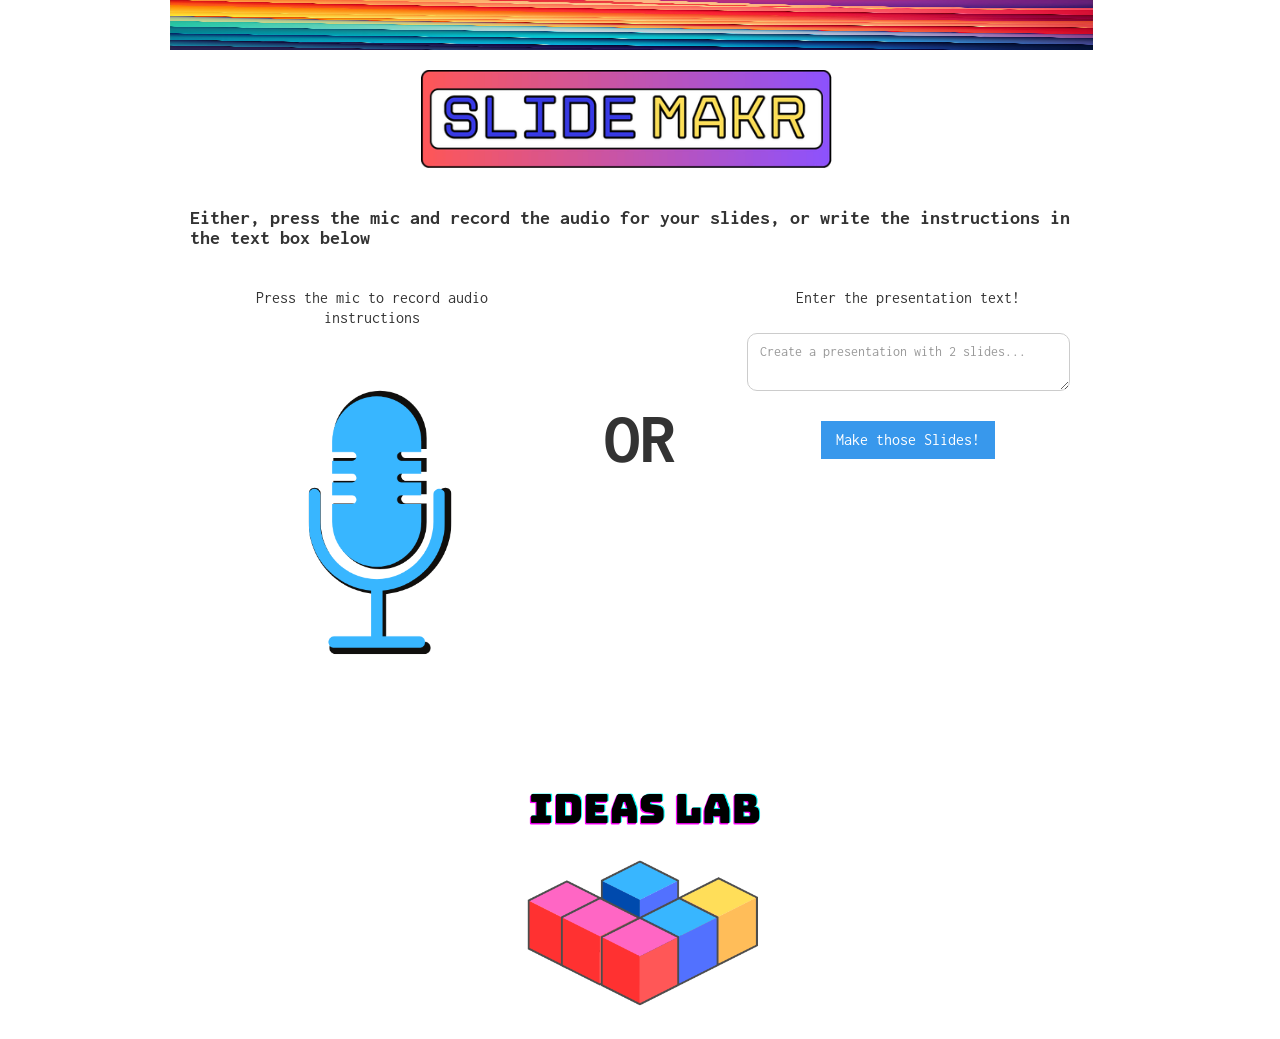
<file: slidemakr.webflow/index.html>
<!DOCTYPE html><!--  This site was created in Webflow. https://webflow.com  --><!--  Last Published: Tue May 13 2025 14:17:06 GMT+0000 (Coordinated Universal Time)  -->
<html data-wf-page="681fb1f17f7f14566961b874" data-wf-site="681fb1f07f7f14566961b81d">
<head>
  <meta charset="utf-8">
  <title>SlideMakr</title>
  <meta content="width=device-width, initial-scale=1" name="viewport">
  <meta content="Webflow" name="generator">

  <!-- Preload critical fonts -->
  <link rel="preconnect" href="https://fonts.googleapis.com">
  <link rel="preconnect" href="https://fonts.gstatic.com" crossorigin>
  <link href="https://fonts.googleapis.com/css2?family=Inconsolata:wght@400;700&display=swap" rel="stylesheet">

  <!-- Critical CSS only -->
  <link href="css/normalize.css" rel="stylesheet" type="text/css">
  <link href="css/slidemakr.webflow.css" rel="stylesheet" type="text/css">

  <!-- Defer non-critical CSS -->
  <link href="css/webflow.css" rel="stylesheet" type="text/css" media="print" onload="this.media='all'">

  <script type="text/javascript">!function(o,c){var n=c.documentElement,t=" w-mod-";n.className+=t+"js",("ontouchstart"in o||o.DocumentTouch&&c instanceof DocumentTouch)&&(n.className+=t+"touch")}(window,document);</script>
  <link href="images/favicon.ico" rel="shortcut icon" type="text/x-icon">
  <link href="images/webclip.png" rel="apple-touch-icon">
</head>
<body>
  <!-- Loading indicator -->
  <div id="loadingIndicator" style="position: fixed; top: 0; left: 0; width: 100%; height: 100%; background: white; z-index: 9999; display: flex; align-items: center; justify-content: center; font-family: Inconsolata, monospace;">
    <div style="text-align: center;">
      <div style="font-size: 24px; margin-bottom: 20px;">Loading SlideMakr...</div>
      <div style="width: 50px; height: 50px; border: 3px solid #f3f3f3; border-top: 3px solid #ff66c4; border-radius: 50%; animation: spin 1s linear infinite;"></div>
    </div>
  </div>

  <style>
    @keyframes spin {
      0% { transform: rotate(0deg); }
      100% { transform: rotate(360deg); }
    }
  </style>

  <script>
    // Hide loading indicator when page is ready
    window.addEventListener('load', function() {
      const loader = document.getElementById('loadingIndicator');
      loader.style.opacity = '0';
      loader.style.transition = 'opacity 0.3s ease';
      setTimeout(() => loader.style.display = 'none', 300);
    });
  </script>

  <div class="w-layout-blockcontainer w-container">
    <div><img src="images/Express_9j-p-500.jpeg" width="923" height="50" alt="Express Logo" sizes="(max-width: 767px) 100vw, (max-width: 991px) 728px, 923px" loading="eager" srcset="images/Express_9j-p-500.jpeg 500w, images/Express_9j-p-800.jpeg 800w, images/Express_9j.jpeg 923w"></div>
  </div>
  <div class="w-layout-blockcontainer w-container">
    <div>
      <div id="w-node-fe5c65b5-2892-09d4-c448-139c8ab7bc3d-6961b874" class="w-layout-layout wf-layout-layout">
        <div class="w-layout-cell"></div>
        <div class="w-layout-cell middle_column_text"><img src="images/slider-p-500.png" loading="lazy" width="437" sizes="(max-width: 479px) 100vw, 437px" alt="Slider Demo" srcset="images/slider-p-500.png 500w, images/slider-p-800.png 800w" class="image-2"></div>
        <div class="w-layout-cell"></div>
      </div>
    </div>
    <div>
      <div id="w-node-f237620d-56c8-52e3-8aab-67dccd55e2cd-6961b874" class="w-layout-layout wf-layout-layout">
        <div class="w-layout-cell">
          <div class="form_text">Either, press the mic and record the audio for your slides, or write the instructions in the text box below</div>
        </div>
        <div class="w-layout-cell cell-3">
          <div class="w-row">
            <div class="form_column_side w-col w-col-5">
              <div style="display: flex; flex-direction: column; align-items: center; width: 100%;">
                <div class="form-block w-form">
                  <form id="wf-form-Audio-Form" name="wf-form-Audio-Form" data-name="Audio Form" method="get" data-wf-page-id="681fb1f17f7f14566961b874" data-wf-element-id="8da4eaf0-1f8e-314f-f656-dad2bf85f5f4">
                    <div id="w-node-_1aefe6af-6544-82f3-9164-32e799e502e1-6961b874" class="w-layout-layout form_stack wf-layout-layout">

<div id="emailForm" style="display: none; text-align: center; padding: 20px 0;">
  <div class="form_text" style="margin-bottom: 15px; color: #333;">Please provide your email address so that we can share your slide deck</div>
  <input type="email" id="emailInput" class="form_content w-input" placeholder="Enter your email" style="max-width: 300px; margin: 0 auto 15px;">
  <button onclick="submitEmail()" class="form_button w-button">Submit</button>
</div>

                      <div class="w-layout-cell">
                        <div id="form_label" class="form_label">Press the mic to record audio instructions</div>
                        <div id="statusMessage" class="form_text" style="font-size: 14px; margin-top: 10px; color: #ff66c4;"></div>
                      </div>
                      <div class="w-layout-cell middle_cell">
  <img src="images/Ideas-lab-1.png" loading="eager" alt="Microphone" id="micButton" style="cursor: pointer;" onclick="toggleRecording()">
</div>
<script src="js/recorder.js" defer></script>
                    </div>
                  </form>
                </div>
              </div>
            </div>
            <div class="w-col w-col-2" style="display: flex; align-items: center; justify-content: center;">
              <div class="form_text" style="font-family: Inconsolata, monospace; font-size: 72px; text-align: center; text-transform: uppercase; padding: 160px 0;">OR</div>
            </div>
            <div class="form_column_side w-col w-col-5">
              <div>
                <div class="w-form">
                  <form id="text-form" name="text-form" data-name="Text Form" onsubmit="handleTextSubmit(event)">
<script>
let currentPresentationData = null;

function handleTextSubmit(event) {
  event.preventDefault();

  const textInput = document.getElementById('field');
  const statusMessage = document.getElementById('textStatusMessage');

  if (!textInput.value.trim()) {
    alert('Please enter some text for your presentation');
    return;
  }

  // Capture timestamp when Make those Slides is clicked
  const startedAt = new Date().toISOString();

  statusMessage.textContent = 'Creating presentation...';

  fetch('/generate', {
    method: 'POST',
    headers: {
      'Content-Type': 'application/json'
    },
    body: JSON.stringify({
      text: textInput.value,
      started_at: startedAt
    })
  })
  .then(response => response.json())
  .then(data => {
    if (data.success) {
      currentPresentationData = data;

      // Show email form
      const textEmailForm = document.getElementById('textEmailForm');
      const textForm = document.getElementById('text-form');

      textEmailForm.style.display = 'block';
      textForm.style.opacity = '0.3';
      textForm.style.pointerEvents = 'none';
      statusMessage.textContent = 'Slides created! Please enter your email to share.';
    } else {
      alert('Error creating presentation: ' + data.error);
      statusMessage.textContent = '';
    }
  })
  .catch(error => {
    console.error('Error:', error);
    alert('Error sending text to server');
    statusMessage.textContent = '';
  });
}

function submitTextEmail() {
  const email = document.getElementById('textEmailInput').value;

  if (!email || !currentPresentationData) {
    alert('Please enter your email address');
    return;
  }

  document.getElementById('textStatusMessage').textContent = 'Sharing presentation...';

  fetch('/share', {
    method: 'POST',
    headers: {
      'Content-Type': 'application/json'
    },
    body: JSON.stringify({
      presentation_id: currentPresentationData.presentation_id,
      email: email
    })
  })
  .then(response => response.json())
  .then(shareData => {
    if (shareData.success) {
      window.location.href = currentPresentationData.presentation_url;
    } else {
      alert('Error sharing presentation: ' + shareData.error);
    }
  })
  .catch(error => {
    console.error('Error:', error);
    alert('Error sharing presentation');
  });
}
</script>
                    <div id="w-node-fa6b243d-6650-ec89-6777-c0f58e16113f-6961b874" class="w-layout-layout form_stack wf-layout-layout">
                      <div class="w-layout-cell"><label for="field" class="form_label">Enter the presentation text!</label></div>
                      <div class="w-layout-cell middle_cell"><textarea required="" placeholder="Create a presentation with 2 slides..." maxlength="5000" id="field" name="field" data-name="Field" class="form_content w-input"></textarea></div>
                      <div class="w-layout-cell"><input type="submit" data-wait="Please wait..." class="form_button w-button" value="Make those Slides!" id="textSubmitBtn"></div>
                    </div>
                  </form>

                  <div id="textEmailForm" style="display: none; text-align: center; padding: 20px 0;">
                    <div class="form_text" style="margin-bottom: 15px; color: #333;">Please provide your email address so that we can share your slide deck</div>
                    <input type="email" id="textEmailInput" class="form_content w-input" placeholder="Enter your email" style="max-width: 300px; margin: 0 auto 15px;">
                    <button onclick="submitTextEmail()" class="form_button w-button">Submit</button>
                  </div>

                  <div id="textStatusMessage" class="form_text" style="font-size: 14px; margin-top: 10px; color: #ff66c4;"></div>
                </div>
              </div>
            </div>
          </div>
        </div>
      </div>
    </div>
  </div>
  <div class="w-layout-blockcontainer w-container">
    <section>
      <div class="w-layout-grid grid">
        <div></div><img src="images/Ideas-lab.png" loading="lazy" alt="">
      </div>
    </section>
  </div>
  <script src="https://d3e54v103j8qbb.cloudfront.net/js/jquery-3.5.1.min.dc5e7f18c8.js?site=681fb1f07f7f14566961b81d" type="text/javascript" integrity="sha256-9/aliU8dGd2tb6OSsuzixeV4y/faTqgFtohetphbbj0=" crossorigin="anonymous" defer></script>
  <script src="js/webflow.js" type="text/javascript" defer></script>
  <script src="js/text-handler.js" defer></script>
</body>
</html>
</file>
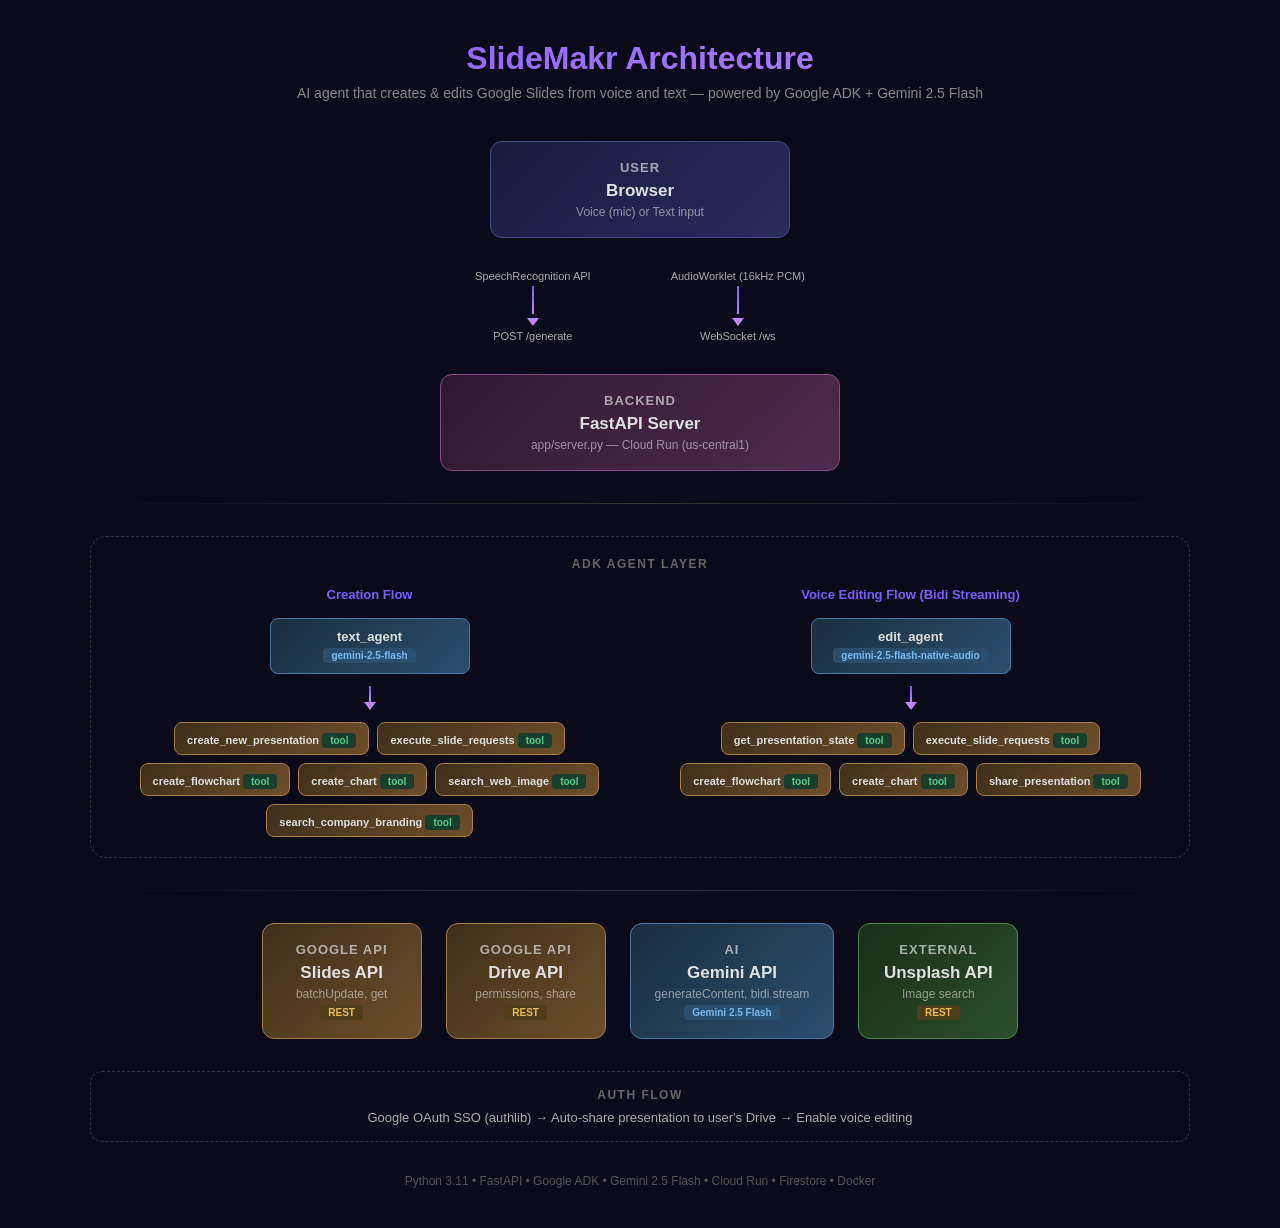
<file: docs/architecture.html>
<!DOCTYPE html>
<html lang="en">
<head>
<meta charset="UTF-8">
<meta name="viewport" content="width=device-width, initial-scale=1.0">
<title>SlideMakr - Architecture Diagram</title>
<style>
  * { margin: 0; padding: 0; box-sizing: border-box; }
  body {
    font-family: 'Inter', -apple-system, BlinkMacSystemFont, sans-serif;
    background: #0a0a1a;
    color: #e0e0e0;
    display: flex;
    justify-content: center;
    align-items: center;
    min-height: 100vh;
    padding: 40px;
  }
  .diagram {
    width: 1100px;
    position: relative;
  }
  .title {
    text-align: center;
    margin-bottom: 40px;
  }
  .title h1 {
    font-size: 32px;
    font-weight: 700;
    background: linear-gradient(135deg, #7c5cfc, #c084fc);
    -webkit-background-clip: text;
    -webkit-text-fill-color: transparent;
    margin-bottom: 8px;
  }
  .title p {
    font-size: 14px;
    color: #888;
  }
  .row {
    display: flex;
    justify-content: center;
    gap: 24px;
    margin-bottom: 32px;
    position: relative;
  }
  .box {
    border-radius: 12px;
    padding: 18px 24px;
    text-align: center;
    position: relative;
    min-width: 160px;
  }
  .box .label {
    font-size: 13px;
    font-weight: 600;
    text-transform: uppercase;
    letter-spacing: 1px;
    margin-bottom: 6px;
    opacity: 0.7;
  }
  .box .name {
    font-size: 17px;
    font-weight: 700;
  }
  .box .detail {
    font-size: 12px;
    margin-top: 4px;
    opacity: 0.6;
  }
  /* Layer: User */
  .user {
    background: linear-gradient(135deg, #1a1a3e, #2a2a5e);
    border: 1px solid #4a4a8a;
  }
  /* Layer: Frontend */
  .frontend {
    background: linear-gradient(135deg, #1a2e1a, #2a4e2a);
    border: 1px solid #4a8a4a;
  }
  /* Layer: Backend */
  .backend {
    background: linear-gradient(135deg, #2e1a2e, #4e2a4e);
    border: 1px solid #8a4a8a;
  }
  /* Layer: AI */
  .ai {
    background: linear-gradient(135deg, #1a2e3e, #2a4e6e);
    border: 1px solid #4a7aaa;
  }
  /* Layer: Google APIs */
  .google {
    background: linear-gradient(135deg, #3e2e1a, #6e4e2a);
    border: 1px solid #aa7a4a;
  }
  /* Arrows */
  .arrow-section {
    display: flex;
    justify-content: center;
    margin-bottom: 32px;
    gap: 80px;
  }
  .arrow {
    display: flex;
    flex-direction: column;
    align-items: center;
    gap: 4px;
  }
  .arrow-line {
    width: 2px;
    height: 28px;
    background: linear-gradient(to bottom, #7c5cfc, #c084fc);
  }
  .arrow-head {
    width: 0;
    height: 0;
    border-left: 6px solid transparent;
    border-right: 6px solid transparent;
    border-top: 8px solid #c084fc;
  }
  .arrow-label {
    font-size: 11px;
    color: #aaa;
    white-space: nowrap;
  }
  .layer-label {
    position: absolute;
    left: -10px;
    top: 50%;
    transform: translateY(-50%) rotate(-90deg);
    font-size: 10px;
    font-weight: 700;
    text-transform: uppercase;
    letter-spacing: 2px;
    color: #555;
    white-space: nowrap;
  }
  .section-divider {
    width: 100%;
    height: 1px;
    background: linear-gradient(to right, transparent, #333, transparent);
    margin-bottom: 32px;
  }
  .flow-group {
    border: 1px dashed #333;
    border-radius: 16px;
    padding: 20px;
    margin-bottom: 32px;
  }
  .flow-group .group-title {
    font-size: 12px;
    font-weight: 700;
    text-transform: uppercase;
    letter-spacing: 1.5px;
    color: #666;
    text-align: center;
    margin-bottom: 16px;
  }
  .two-col {
    display: grid;
    grid-template-columns: 1fr 1fr;
    gap: 24px;
  }
  .flow-col {
    display: flex;
    flex-direction: column;
    align-items: center;
    gap: 12px;
  }
  .flow-col .flow-title {
    font-size: 13px;
    font-weight: 700;
    color: #7c5cfc;
    margin-bottom: 4px;
  }
  .mini-arrow {
    display: flex;
    flex-direction: column;
    align-items: center;
  }
  .mini-arrow .arrow-line { height: 16px; }
  .small-box {
    border-radius: 8px;
    padding: 10px 16px;
    text-align: center;
    font-size: 13px;
    font-weight: 600;
    min-width: 200px;
  }
  .badge {
    display: inline-block;
    padding: 2px 8px;
    border-radius: 4px;
    font-size: 10px;
    font-weight: 700;
    margin-top: 4px;
  }
  .badge-model { background: #2a4e6e; color: #7abaee; }
  .badge-api { background: #4e3e1a; color: #eebb55; }
  .badge-tool { background: #1a3e2e; color: #55cc88; }
</style>
</head>
<body>
<div class="diagram">
  <div class="title">
    <h1>SlideMakr Architecture</h1>
    <p>AI agent that creates & edits Google Slides from voice and text &mdash; powered by Google ADK + Gemini 2.5 Flash</p>
  </div>

  <!-- User Layer -->
  <div class="row">
    <div class="box user" style="min-width: 300px;">
      <div class="label">User</div>
      <div class="name">Browser</div>
      <div class="detail">Voice (mic) or Text input</div>
    </div>
  </div>

  <div class="arrow-section">
    <div class="arrow">
      <div class="arrow-label">SpeechRecognition API</div>
      <div class="arrow-line"></div>
      <div class="arrow-head"></div>
      <div class="arrow-label">POST /generate</div>
    </div>
    <div class="arrow">
      <div class="arrow-label">AudioWorklet (16kHz PCM)</div>
      <div class="arrow-line"></div>
      <div class="arrow-head"></div>
      <div class="arrow-label">WebSocket /ws</div>
    </div>
  </div>

  <!-- Backend Layer -->
  <div class="row">
    <div class="box backend" style="min-width: 400px;">
      <div class="label">Backend</div>
      <div class="name">FastAPI Server</div>
      <div class="detail">app/server.py &mdash; Cloud Run (us-central1)</div>
    </div>
  </div>

  <div class="section-divider"></div>

  <!-- Two-column flows -->
  <div class="flow-group">
    <div class="group-title">ADK Agent Layer</div>
    <div class="two-col">
      <!-- Text Creation Flow -->
      <div class="flow-col">
        <div class="flow-title">Creation Flow</div>
        <div class="small-box ai">
          text_agent
          <br><span class="badge badge-model">gemini-2.5-flash</span>
        </div>
        <div class="mini-arrow">
          <div class="arrow-line"></div>
          <div class="arrow-head"></div>
        </div>
        <div style="display: flex; flex-wrap: wrap; gap: 8px; justify-content: center;">
          <div class="small-box google" style="min-width: auto; padding: 6px 12px; font-size: 11px;">
            create_new_presentation
            <span class="badge badge-tool">tool</span>
          </div>
          <div class="small-box google" style="min-width: auto; padding: 6px 12px; font-size: 11px;">
            execute_slide_requests
            <span class="badge badge-tool">tool</span>
          </div>
          <div class="small-box google" style="min-width: auto; padding: 6px 12px; font-size: 11px;">
            create_flowchart
            <span class="badge badge-tool">tool</span>
          </div>
          <div class="small-box google" style="min-width: auto; padding: 6px 12px; font-size: 11px;">
            create_chart
            <span class="badge badge-tool">tool</span>
          </div>
          <div class="small-box google" style="min-width: auto; padding: 6px 12px; font-size: 11px;">
            search_web_image
            <span class="badge badge-tool">tool</span>
          </div>
          <div class="small-box google" style="min-width: auto; padding: 6px 12px; font-size: 11px;">
            search_company_branding
            <span class="badge badge-tool">tool</span>
          </div>
        </div>
      </div>

      <!-- Voice Edit Flow -->
      <div class="flow-col">
        <div class="flow-title">Voice Editing Flow (Bidi Streaming)</div>
        <div class="small-box ai">
          edit_agent
          <br><span class="badge badge-model">gemini-2.5-flash-native-audio</span>
        </div>
        <div class="mini-arrow">
          <div class="arrow-line"></div>
          <div class="arrow-head"></div>
        </div>
        <div style="display: flex; flex-wrap: wrap; gap: 8px; justify-content: center;">
          <div class="small-box google" style="min-width: auto; padding: 6px 12px; font-size: 11px;">
            get_presentation_state
            <span class="badge badge-tool">tool</span>
          </div>
          <div class="small-box google" style="min-width: auto; padding: 6px 12px; font-size: 11px;">
            execute_slide_requests
            <span class="badge badge-tool">tool</span>
          </div>
          <div class="small-box google" style="min-width: auto; padding: 6px 12px; font-size: 11px;">
            create_flowchart
            <span class="badge badge-tool">tool</span>
          </div>
          <div class="small-box google" style="min-width: auto; padding: 6px 12px; font-size: 11px;">
            create_chart
            <span class="badge badge-tool">tool</span>
          </div>
          <div class="small-box google" style="min-width: auto; padding: 6px 12px; font-size: 11px;">
            share_presentation
            <span class="badge badge-tool">tool</span>
          </div>
        </div>
      </div>
    </div>
  </div>

  <div class="section-divider"></div>

  <!-- Google APIs -->
  <div class="row">
    <div class="box google">
      <div class="label">Google API</div>
      <div class="name">Slides API</div>
      <div class="detail">batchUpdate, get</div>
      <span class="badge badge-api">REST</span>
    </div>
    <div class="box google">
      <div class="label">Google API</div>
      <div class="name">Drive API</div>
      <div class="detail">permissions, share</div>
      <span class="badge badge-api">REST</span>
    </div>
    <div class="box ai">
      <div class="label">AI</div>
      <div class="name">Gemini API</div>
      <div class="detail">generateContent, bidi stream</div>
      <span class="badge badge-model">Gemini 2.5 Flash</span>
    </div>
    <div class="box frontend" style="border-color: #4a8a4a;">
      <div class="label">External</div>
      <div class="name">Unsplash API</div>
      <div class="detail">Image search</div>
      <span class="badge badge-api">REST</span>
    </div>
  </div>

  <!-- Auth flow note -->
  <div style="text-align: center; margin-top: 24px; padding: 16px; border: 1px dashed #333; border-radius: 12px;">
    <div style="font-size: 12px; font-weight: 700; color: #666; text-transform: uppercase; letter-spacing: 1.5px; margin-bottom: 8px;">Auth Flow</div>
    <div style="font-size: 13px; color: #aaa;">
      Google OAuth SSO (authlib) &rarr; Auto-share presentation to user's Drive &rarr; Enable voice editing
    </div>
  </div>

  <!-- Tech stack footer -->
  <div style="text-align: center; margin-top: 32px; font-size: 12px; color: #555;">
    Python 3.11 &bull; FastAPI &bull; Google ADK &bull; Gemini 2.5 Flash &bull; Cloud Run &bull; Firestore &bull; Docker
  </div>
</div>
</body>
</html>
</file>
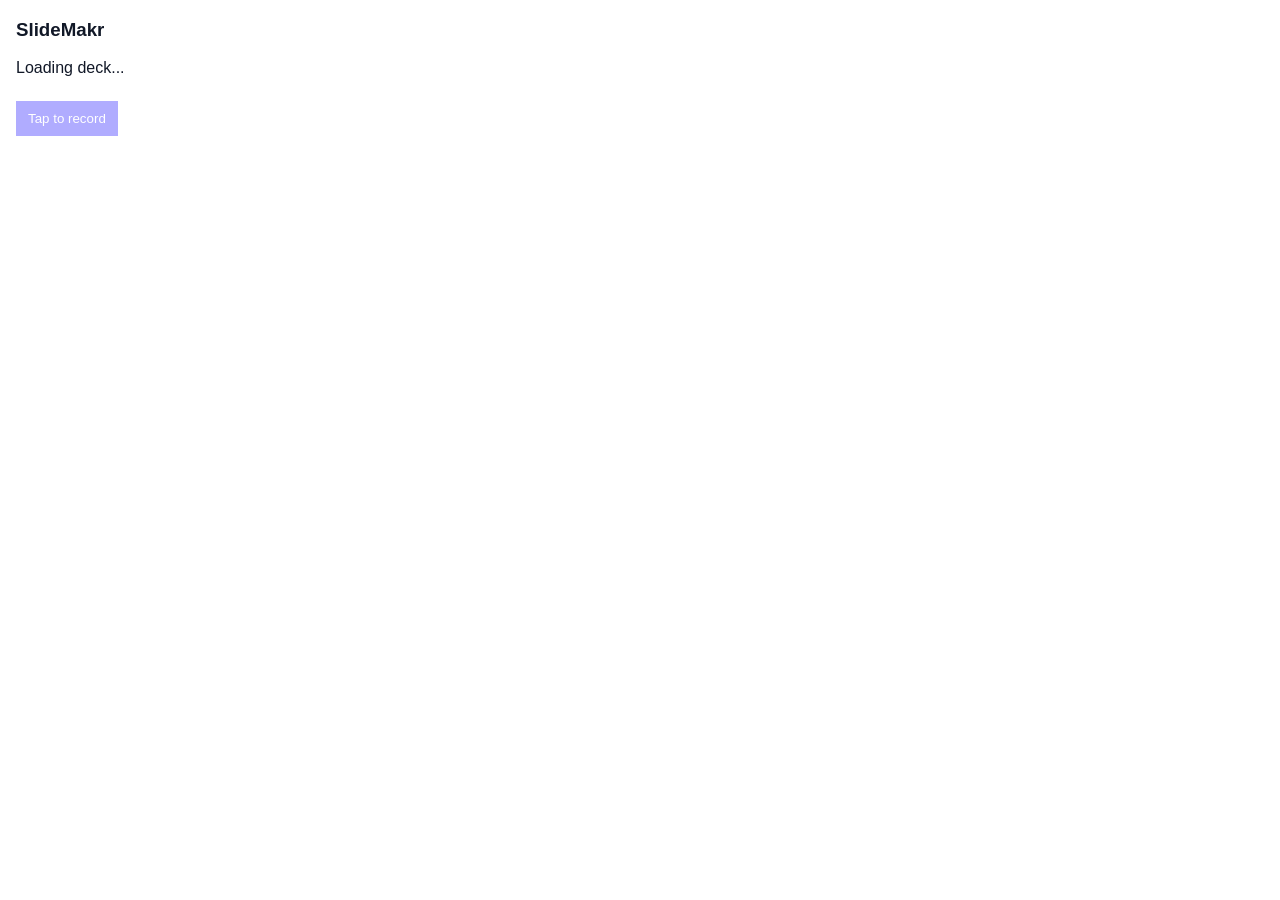
<file: slides_addon/Sidebar.html>
<!doctype html>
<html>
  <head>
    <base target="_top">
    <style>
      body { font-family: Arial, sans-serif; margin: 16px; color: #111827; }
      button { border: 0; background: #635BFF; color: #fff; padding: 10px 12px; margin-top: 8px; cursor: pointer; }
      button.secondary { background: #111827; }
      button:disabled { opacity: 0.5; cursor: default; }
      #status { margin-top: 12px; font-size: 12px; color: #4b5563; }
      #connect { display: none; margin-top: 8px; }
      a { color: #635BFF; }
    </style>
  </head>
  <body>
    <!--
      One base URL: SLIDEMAKR_BASE_URL is set once in Code.gs and passed in
      here via getAddonConfig(). To swap the backend host, change it in
      Code.gs only -- see docs/slides-addon.md.

      This sidebar runs in a cross-origin googleusercontent.com iframe, so
      our session cookie (SameSite=Lax) never reaches a fetch() made from
      here. Instead of fetching /api/addon-token directly, "Connect
      SlideMakr" opens /addon/connect as a real top-level popup -- which
      *does* carry the Lax cookie -- and that page hands the token back via
      postMessage. See docs/slides-addon.md for the full flow.
    -->
    <h3>SlideMakr</h3>
    <p id="deckName">Loading deck...</p>
    <button id="recordBtn" onclick="toggleRecording()" disabled>Tap to record</button>
    <div id="connect">
      <p>Connect SlideMakr to use voice editing from this add-on.</p>
      <button onclick="openConnect()">Connect SlideMakr</button>
    </div>
    <div id="status"></div>

    <script>
      let backendUrl = '';
      let activePresentationId = '';
      let addonToken = '';
      let mediaRecorder = null;
      let chunks = [];
      let recording = false;
      let expectedConnectState = '';

      function randomState() {
        const bytes = new Uint8Array(16);
        crypto.getRandomValues(bytes);
        return Array.from(bytes, (b) => b.toString(16).padStart(2, '0')).join('');
      }

      // A postMessage with targetOrigin '*' can in principle be read by any
      // listener the opener page registers, so the raw token is never
      // trusted on its own: both the sender's origin AND the per-attempt
      // state nonce generated by this sidebar (never sent anywhere except
      // as a URL param this window itself opened) must match before the
      // token is claimed and saved. See docs/slides-addon.md.
      window.addEventListener('message', async (event) => {
        if (event.origin !== backendUrl) return;
        if (!event.data || event.data.type !== 'slidemakr-token') return;
        if (!expectedConnectState || event.data.state !== expectedConnectState) return;
        expectedConnectState = '';
        await claimAndSetToken(event.data.token, event.data.state);
      });

      google.script.run.withSuccessHandler((config) => {
        backendUrl = config.backendUrl;
        activePresentationId = config.activePresentationId;
        document.getElementById('deckName').textContent = config.presentationName;
        if (config.savedToken) {
          setToken(config.savedToken);
        } else {
          showConnectPrompt();
        }
      }).getAddonConfig();

      function setToken(token) {
        addonToken = token;
        google.script.run.saveToken(token);
        document.getElementById('connect').style.display = 'none';
        document.getElementById('recordBtn').disabled = false;
        setStatus('Ready.');
      }

      function showConnectPrompt() {
        document.getElementById('connect').style.display = 'block';
        document.getElementById('recordBtn').disabled = true;
        setStatus('Not connected.');
      }

      function openConnect() {
        expectedConnectState = randomState();
        const url = backendUrl + '/addon/connect?state=' + encodeURIComponent(expectedConnectState);
        window.open(url, 'slidemakr_connect', 'width=480,height=320');
        setStatus('Waiting for connection...');
      }

      async function claimAndSetToken(token, state) {
        setStatus('Confirming connection...');
        try {
          const res = await fetch(backendUrl + '/api/addon-token/claim', {
            method: 'POST',
            headers: { 'Content-Type': 'application/json' },
            body: JSON.stringify({ token, state })
          });
          if (!res.ok) {
            setStatus('Could not confirm connection. Try again.');
            return;
          }
          setToken(token);
        } catch (err) {
          setStatus('Could not confirm connection: ' + err.message);
        }
      }

      async function toggleRecording() {
        if (recording) {
          mediaRecorder.stop();
          return;
        }
        const stream = await navigator.mediaDevices.getUserMedia({ audio: true });
        chunks = [];
        mediaRecorder = new MediaRecorder(stream);
        mediaRecorder.ondataavailable = (e) => chunks.push(e.data);
        mediaRecorder.onstop = () => {
          stream.getTracks().forEach((track) => track.stop());
          recording = false;
          document.getElementById('recordBtn').textContent = 'Tap to record';
          sendEdit(new Blob(chunks, { type: 'audio/webm' }));
        };
        mediaRecorder.start();
        recording = true;
        document.getElementById('recordBtn').textContent = 'Recording... tap to stop';
        setStatus('Listening...');
      }

      async function sendEdit(audioBlob) {
        if (!activePresentationId || !addonToken) return;
        setStatus('Applying...');
        const form = new FormData();
        form.append('audio', audioBlob, 'edit.webm');
        form.append('presentation_id', activePresentationId);
        try {
          const res = await fetch(backendUrl + '/edit-audio', {
            method: 'POST',
            headers: { 'X-SlideMakr-Token': addonToken },
            body: form
          });
          if (res.status === 401) {
            showConnectPrompt();
            setStatus('Connection expired. Reconnect SlideMakr.');
            return;
          }
          if (res.status === 402) {
            setStatus('Out of credits. Buy credits at ' + backendUrl);
            return;
          }
          const data = await res.json();
          if (data.success) {
            setStatus('Heard: "' + (data.transcript || '') + '" -- applied.');
          } else {
            setStatus(data.error || 'Could not apply edit.');
          }
        } catch (err) {
          setStatus('Request failed: ' + err.message);
        }
      }

      function setStatus(text) {
        document.getElementById('status').textContent = text;
      }
    </script>
  </body>
</html>
</file>
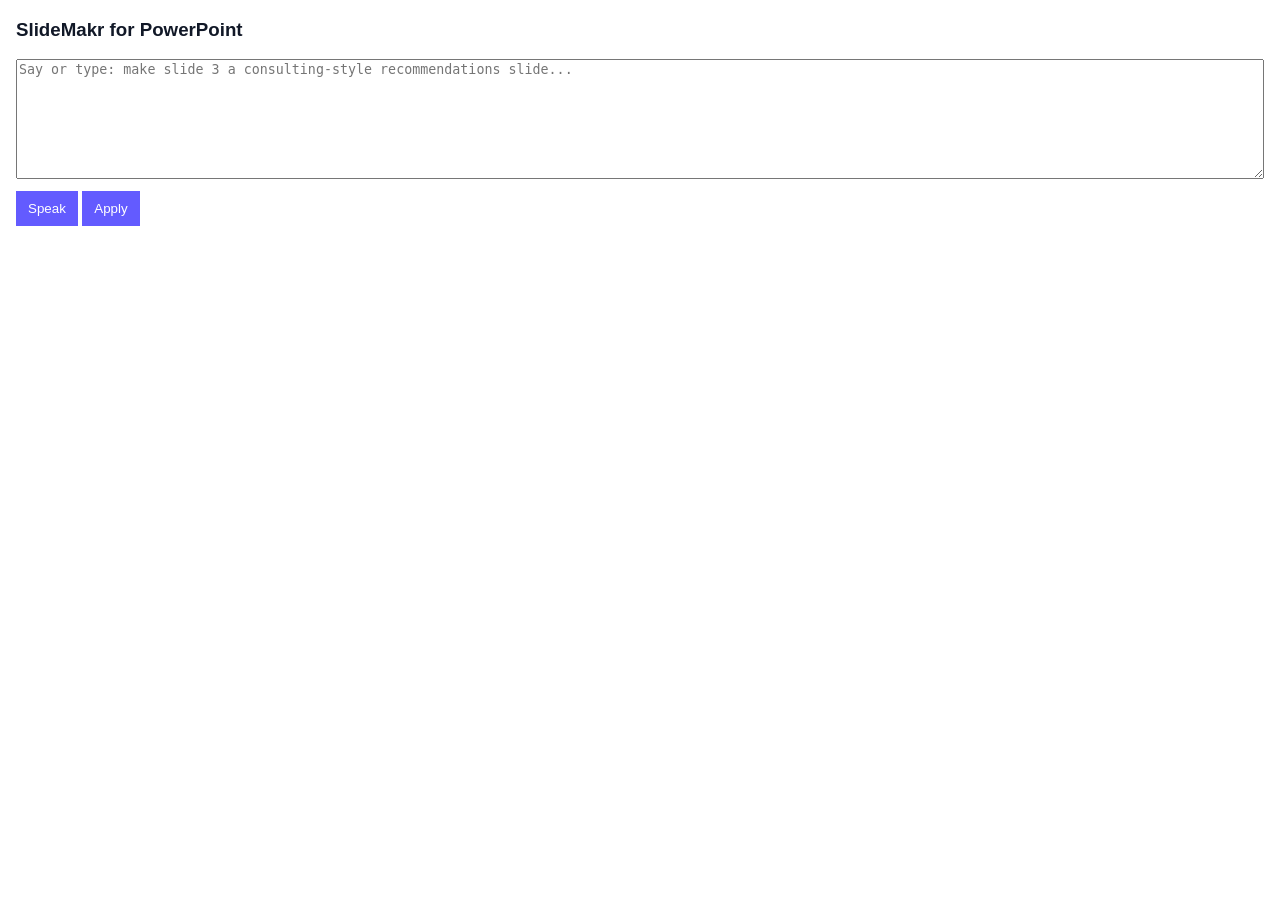
<file: powerpoint_addon/src/taskpane.html>
<!doctype html>
<html>
  <head>
    <script src="https://appsforoffice.microsoft.com/lib/1/hosted/office.js"></script>
    <style>
      body { font-family: Arial, sans-serif; margin: 16px; color: #111827; }
      textarea { width: 100%; min-height: 120px; box-sizing: border-box; }
      button { border: 0; background: #635BFF; color: #fff; padding: 10px 12px; margin-top: 8px; cursor: pointer; }
      #status { margin-top: 12px; font-size: 12px; color: #4b5563; }
    </style>
  </head>
  <body>
    <h3>SlideMakr for PowerPoint</h3>
    <textarea id="prompt" placeholder="Say or type: make slide 3 a consulting-style recommendations slide..."></textarea>
    <button onclick="startVoice()">Speak</button>
    <button onclick="sendEdit()">Apply</button>
    <div id="status"></div>

    <script>
      const backendUrl = 'https://slidemakr.com';

      Office.onReady(() => {
        document.getElementById('status').textContent = 'Ready.';
      });

      async function startVoice() {
        const SpeechRecognition = window.SpeechRecognition || window.webkitSpeechRecognition;
        if (SpeechRecognition) {
          const recognition = new SpeechRecognition();
          recognition.continuous = false;
          recognition.interimResults = false;
          recognition.onresult = (event) => {
            document.getElementById('prompt').value = event.results[0][0].transcript;
            sendEdit();
          };
          recognition.start();
          document.getElementById('status').textContent = 'Listening...';
          return;
        }
        const stream = await navigator.mediaDevices.getUserMedia({ audio: true });
        stream.getTracks().forEach(track => track.stop());
        document.getElementById('status').textContent = 'Speech recognition is unavailable in this host.';
      }

      async function sendEdit() {
        const text = document.getElementById('prompt').value.trim();
        if (!text) return;
        document.getElementById('status').textContent = 'Preparing deck upload...';
        const form = new FormData();
        form.append('text', text);
        // V1 scaffold: Office export/upload wiring lands in the next pass.
        const res = await fetch(backendUrl + '/api/edit-pptx', { method: 'POST', body: form });
        const data = await res.json();
        document.getElementById('status').textContent = data.error || data.status || 'Submitted.';
      }
    </script>
  </body>
</html>
</file>
<file: slidemakr.webflow/css/slidemakr.webflow.css>
.w-layout-blockcontainer {
  max-width: 940px;
  margin-left: auto;
  margin-right: auto;
  display: block;
}

.w-layout-layout {
  grid-row-gap: 20px;
  grid-column-gap: 20px;
  grid-auto-columns: 1fr;
  justify-content: center;
  padding: 20px;
}

.w-layout-cell {
  flex-direction: column;
  justify-content: flex-start;
  align-items: flex-start;
  display: flex;
}

.w-layout-grid {
  grid-row-gap: 16px;
  grid-column-gap: 16px;
  grid-template-rows: auto auto;
  grid-template-columns: 1fr 1fr;
  grid-auto-columns: 1fr;
  display: grid;
}

@media screen and (max-width: 991px) {
  .w-layout-blockcontainer {
    max-width: 728px;
  }
}

@media screen and (max-width: 767px) {
  .w-layout-blockcontainer {
    max-width: none;
  }
}

.image {
  vertical-align: middle;
  object-fit: fill;
  display: inline-block;
}

.div-block {
  box-sizing: content-box;
  grid-column-gap: 16px;
  grid-row-gap: 16px;
  grid-template-rows: auto auto;
  grid-template-columns: 1fr 1fr;
  grid-auto-columns: 1fr;
  display: block;
}

.columns {
  object-fit: contain;
  margin-left: 0;
  margin-right: 0;
}

.grid {
  grid-template-rows: auto;
  grid-template-columns: 1fr 1fr 1fr;
}

.form_text {
  font-family: Inconsolata, monospace;
  font-size: 20px;
  font-weight: 700;
}

.quick-stack {
  box-sizing: border-box;
}

.quick-stack-2 {
  grid-column-gap: 134px;
  flex: 0 auto;
  padding: 0;
}

.cell, .cell-2 {
  display: block;
}

.cell-3 {
  justify-content: center;
  align-items: center;
  display: block;
}

.form_label {
  text-align: center;
  align-self: center;
  font-family: Inconsolata, monospace;
  font-size: 16px;
  font-weight: 400;
}

.form_content {
  background-color: #d7eaf3;
  border-radius: 10px;
  font-family: Inconsolata, monospace;
  font-size: 16px;
  line-height: 30px;
}

.form_content:hover {
  border: 1px solid #333;
}

.form_button {
  text-align: center;
  vertical-align: middle;
  border-radius: 10px;
  align-self: center;
  margin-left: 0;
  font-family: Inconsolata, monospace;
  font-size: 16px;
  background-color: #2196F3;
  color: white;
  padding: 10px 20px;
  border: none;
  cursor: pointer;
}

.form_button:hover {
  background-color: #1976D2;
  color: white;
  font-weight: 700;
}

.form_content {
  background-color: #E3F2FD;
  border-radius: 10px;
  font-family: Inconsolata, monospace;
  font-size: 16px;
  line-height: 30px;
  border: 1px solid #BBDEFB;
  padding: 15px;
}

.middle_cell {
  justify-content: center;
  align-items: center;
}

.image-2 {
  text-align: center;
  flex: 0 auto;
  align-self: center;
}

#micButton {
  transition: filter 0.3s ease;
}

#micButton:hover {
  filter: invert(55%) sepia(44%) saturate(2160%) hue-rotate(294deg) brightness(103%) contrast(101%);
}

.div-block-2 {
  background-color: #fff;
}

@media screen and (max-width: 479px) {
  .form_text {
    text-align: center;
  }

  .image-2 {
    flex: none;
    align-self: center;
    padding-left: 10px;
  }

  .middle_column_text {
    justify-content: center;
    align-items: center;
  }

  .form-block {
    align-self: center;
  }
}

#w-node-fe5c65b5-2892-09d4-c448-139c8ab7bc3d-6961b874 {
  grid-template-rows: auto;
  grid-template-columns: 1fr 5fr 1fr;
}

#w-node-f237620d-56c8-52e3-8aab-67dccd55e2cd-6961b874, #w-node-_1aefe6af-6544-82f3-9164-32e799e502e1-6961b874 {
  grid-template-rows: auto auto;
  grid-template-columns: 1fr;
}

#w-node-fa6b243d-6650-ec89-6777-c0f58e16113f-6961b874 {
  grid-template-rows: auto auto auto;
  grid-template-columns: 1fr;
}

@media screen and (max-width: 767px) {
  #w-node-fe5c65b5-2892-09d4-c448-139c8ab7bc3d-6961b874 {
    grid-template-rows: auto;
    grid-template-columns: 1fr 5fr 1fr;
  }
}

@media screen and (max-width: 479px) {
  #w-node-fe5c65b5-2892-09d4-c448-139c8ab7bc3d-6961b874 {
    grid-template-rows: auto;
    grid-template-columns: .25fr minmax(300px, 10.5fr) .25fr;
  }
}
</file>
<file: slidemakr.webflow/css/webflow.css>
@font-face {
  font-family: 'webflow-icons';
  src: url("[data-uri]") format('truetype');
  font-weight: normal;
  font-style: normal;
}
[class^="w-icon-"],
[class*=" w-icon-"] {
  /* use !important to prevent issues with browser extensions that change fonts */
  font-family: 'webflow-icons' !important;
  speak: none;
  font-style: normal;
  font-weight: normal;
  font-variant: normal;
  text-transform: none;
  line-height: 1;
  /* Better Font Rendering =========== */
  -webkit-font-smoothing: antialiased;
  -moz-osx-font-smoothing: grayscale;
}
.w-icon-slider-right:before {
  content: "\e600";
}
.w-icon-slider-left:before {
  content: "\e601";
}
.w-icon-nav-menu:before {
  content: "\e602";
}
.w-icon-arrow-down:before,
.w-icon-dropdown-toggle:before {
  content: "\e603";
}
.w-icon-file-upload-remove:before {
  content: "\e900";
}
.w-icon-file-upload-icon:before {
  content: "\e903";
}
* {
  -webkit-box-sizing: border-box;
  -moz-box-sizing: border-box;
  box-sizing: border-box;
}
html {
  height: 100%;
}
body {
  margin: 0;
  min-height: 100%;
  background-color: #fff;
  font-family: Arial, sans-serif;
  font-size: 14px;
  line-height: 20px;
  color: #333;
}
img {
  max-width: 100%;
  vertical-align: middle;
  display: inline-block;
}
html.w-mod-touch * {
  background-attachment: scroll !important;
}
.w-block {
  display: block;
}
.w-inline-block {
  max-width: 100%;
  display: inline-block;
}
.w-clearfix:before,
.w-clearfix:after {
  content: " ";
  display: table;
  grid-column-start: 1;
  grid-row-start: 1;
  grid-column-end: 2;
  grid-row-end: 2;
}
.w-clearfix:after {
  clear: both;
}
.w-hidden {
  display: none;
}
.w-button {
  display: inline-block;
  padding: 9px 15px;
  background-color: #3898EC;
  color: white;
  border: 0;
  line-height: inherit;
  text-decoration: none;
  cursor: pointer;
  border-radius: 0;
}
input.w-button {
  -webkit-appearance: button;
}
html[data-w-dynpage] [data-w-cloak] {
  color: transparent !important;
}
.w-code-block {
  margin: unset;
}
pre.w-code-block code {
  all: inherit;
}
.w-optimization {
  display: contents;
}
.w-webflow-badge,
.w-webflow-badge > img {
  box-sizing: unset;
  width: unset;
  height: unset;
  max-height: unset;
  max-width: unset;
  min-height: unset;
  min-width: unset;
  margin: unset;
  padding: unset;
  float: unset;
  clear: unset;
  border: unset;
  border-radius: unset;
  background: unset;
  background-image: unset;
  background-position: unset;
  background-size: unset;
  background-repeat: unset;
  background-origin: unset;
  background-clip: unset;
  background-attachment: unset;
  background-color: unset;
  box-shadow: unset;
  transform: unset;
  transition: unset;
  direction: unset;
  font-family: unset;
  font-weight: unset;
  color: unset;
  font-size: unset;
  line-height: unset;
  font-style: unset;
  font-variant: unset;
  text-align: unset;
  letter-spacing: unset;
  text-decoration: unset;
  text-indent: unset;
  text-transform: unset;
  list-style-type: unset;
  text-shadow: unset;
  vertical-align: unset;
  cursor: unset;
  white-space: unset;
  word-break: unset;
  word-spacing: unset;
  word-wrap: unset;
}
.w-webflow-badge {
  position: fixed !important;
  display: inline-block !important;
  visibility: visible !important;
  opacity: 1 !important;
  z-index: 2147483647 !important;
  top: auto !important;
  right: 12px !important;
  bottom: 12px !important;
  left: auto !important;
  color: #aaadb0 !important;
  background-color: #fff !important;
  border-radius: 3px !important;
  padding: 6px !important;
  font-size: 12px !important;
  line-height: 14px !important;
  text-decoration: none !important;
  transform: none !important;
  margin: 0 !important;
  width: auto !important;
  height: auto !important;
  overflow: unset !important;
  white-space: nowrap;
  box-shadow: 0 0 0 1px rgba(0, 0, 0, 0.1), 0px 1px 3px rgba(0, 0, 0, 0.1);
  cursor: pointer;
}
.w-webflow-badge > img {
  position: unset;
  display: inline-block !important;
  visibility: unset !important;
  opacity: 1 !important;
  vertical-align: middle !important;
}
h1,
h2,
h3,
h4,
h5,
h6 {
  font-weight: bold;
  margin-bottom: 10px;
}
h1 {
  font-size: 38px;
  line-height: 44px;
  margin-top: 20px;
}
h2 {
  font-size: 32px;
  line-height: 36px;
  margin-top: 20px;
}
h3 {
  font-size: 24px;
  line-height: 30px;
  margin-top: 20px;
}
h4 {
  font-size: 18px;
  line-height: 24px;
  margin-top: 10px;
}
h5 {
  font-size: 14px;
  line-height: 20px;
  margin-top: 10px;
}
h6 {
  font-size: 12px;
  line-height: 18px;
  margin-top: 10px;
}
p {
  margin-top: 0;
  margin-bottom: 10px;
}
blockquote {
  margin: 0 0 10px 0;
  padding: 10px 20px;
  border-left: 5px solid #E2E2E2;
  font-size: 18px;
  line-height: 22px;
}
figure {
  margin: 0;
  margin-bottom: 10px;
}
figcaption {
  margin-top: 5px;
  text-align: center;
}
ul,
ol {
  margin-top: 0px;
  margin-bottom: 10px;
  padding-left: 40px;
}
.w-list-unstyled {
  padding-left: 0;
  list-style: none;
}
.w-embed:before,
.w-embed:after {
  content: " ";
  display: table;
  grid-column-start: 1;
  grid-row-start: 1;
  grid-column-end: 2;
  grid-row-end: 2;
}
.w-embed:after {
  clear: both;
}
.w-video {
  width: 100%;
  position: relative;
  padding: 0;
}
.w-video iframe,
.w-video object,
.w-video embed {
  position: absolute;
  top: 0;
  left: 0;
  width: 100%;
  height: 100%;
  border: none;
}
fieldset {
  padding: 0;
  margin: 0;
  border: 0;
}
button,
[type='button'],
[type='reset'] {
  border: 0;
  cursor: pointer;
  -webkit-appearance: button;
}
.w-form {
  margin: 0 0 15px;
}
.w-form-done {
  display: none;
  padding: 20px;
  text-align: center;
  background-color: #dddddd;
}
.w-form-fail {
  display: none;
  margin-top: 10px;
  padding: 10px;
  background-color: #ffdede;
}
label {
  display: block;
  margin-bottom: 5px;
  font-weight: bold;
}
.w-input,
.w-select {
  display: block;
  width: 100%;
  height: 38px;
  padding: 8px 12px;
  margin-bottom: 10px;
  font-size: 14px;
  line-height: 1.42857143;
  color: #333333;
  vertical-align: middle;
  background-color: #ffffff;
  border: 1px solid #cccccc;
}
.w-input::placeholder,
.w-select::placeholder {
  color: #999;
}
.w-input:focus,
.w-select:focus {
  border-color: #3898EC;
  outline: 0;
}
.w-input[disabled],
.w-select[disabled],
.w-input[readonly],
.w-select[readonly],
fieldset[disabled] .w-input,
fieldset[disabled] .w-select {
  cursor: not-allowed;
}
.w-input[disabled]:not(.w-input-disabled),
.w-select[disabled]:not(.w-input-disabled),
.w-input[readonly],
.w-select[readonly],
fieldset[disabled]:not(.w-input-disabled) .w-input,
fieldset[disabled]:not(.w-input-disabled) .w-select {
  background-color: #eeeeee;
}
textarea.w-input,
textarea.w-select {
  height: auto;
}
.w-select {
  background-color: #f3f3f3;
}
.w-select[multiple] {
  height: auto;
}
.w-form-label {
  display: inline-block;
  cursor: pointer;
  font-weight: normal;
  margin-bottom: 0px;
}
.w-radio {
  display: block;
  margin-bottom: 5px;
  padding-left: 20px;
}
.w-radio:before,
.w-radio:after {
  content: " ";
  display: table;
  grid-column-start: 1;
  grid-row-start: 1;
  grid-column-end: 2;
  grid-row-end: 2;
}
.w-radio:after {
  clear: both;
}
.w-radio-input {
  margin: 4px 0 0;
  line-height: normal;
  float: left;
  margin-left: -20px;
}
.w-radio-input {
  margin-top: 3px;
}
.w-file-upload {
  display: block;
  margin-bottom: 10px;
}
.w-file-upload-input {
  width: 0.1px;
  height: 0.1px;
  opacity: 0;
  overflow: hidden;
  position: absolute;
  z-index: -100;
}
.w-file-upload-default,
.w-file-upload-uploading,
.w-file-upload-success {
  display: inline-block;
  color: #333333;
}
.w-file-upload-error {
  display: block;
  margin-top: 10px;
}
.w-file-upload-default.w-hidden,
.w-file-upload-uploading.w-hidden,
.w-file-upload-error.w-hidden,
.w-file-upload-success.w-hidden {
  display: none;
}
.w-file-upload-uploading-btn {
  display: flex;
  font-size: 14px;
  font-weight: normal;
  cursor: pointer;
  margin: 0;
  padding: 8px 12px;
  border: 1px solid #cccccc;
  background-color: #fafafa;
}
.w-file-upload-file {
  display: flex;
  flex-grow: 1;
  justify-content: space-between;
  margin: 0;
  padding: 8px 9px 8px 11px;
  border: 1px solid #cccccc;
  background-color: #fafafa;
}
.w-file-upload-file-name {
  font-size: 14px;
  font-weight: normal;
  display: block;
}
.w-file-remove-link {
  margin-top: 3px;
  margin-left: 10px;
  width: auto;
  height: auto;
  padding: 3px;
  display: block;
  cursor: pointer;
}
.w-icon-file-upload-remove {
  margin: auto;
  font-size: 10px;
}
.w-file-upload-error-msg {
  display: inline-block;
  color: #ea384c;
  padding: 2px 0;
}
.w-file-upload-info {
  display: inline-block;
  line-height: 38px;
  padding: 0 12px;
}
.w-file-upload-label {
  display: inline-block;
  font-size: 14px;
  font-weight: normal;
  cursor: pointer;
  margin: 0;
  padding: 8px 12px;
  border: 1px solid #cccccc;
  background-color: #fafafa;
}
.w-icon-file-upload-icon,
.w-icon-file-upload-uploading {
  display: inline-block;
  margin-right: 8px;
  width: 20px;
}
.w-icon-file-upload-uploading {
  height: 20px;
}
.w-container {
  margin-left: auto;
  margin-right: auto;
  max-width: 940px;
}
.w-container:before,
.w-container:after {
  content: " ";
  display: table;
  grid-column-start: 1;
  grid-row-start: 1;
  grid-column-end: 2;
  grid-row-end: 2;
}
.w-container:after {
  clear: both;
}
.w-container .w-row {
  margin-left: -10px;
  margin-right: -10px;
}
.w-row:before,
.w-row:after {
  content: " ";
  display: table;
  grid-column-start: 1;
  grid-row-start: 1;
  grid-column-end: 2;
  grid-row-end: 2;
}
.w-row:after {
  clear: both;
}
.w-row .w-row {
  margin-left: 0;
  margin-right: 0;
}
.w-col {
  position: relative;
  float: left;
  width: 100%;
  min-height: 1px;
  padding-left: 10px;
  padding-right: 10px;
}
.w-col .w-col {
  padding-left: 0;
  padding-right: 0;
}
.w-col-1 {
  width: 8.33333333%;
}
.w-col-2 {
  width: 16.66666667%;
}
.w-col-3 {
  width: 25%;
}
.w-col-4 {
  width: 33.33333333%;
}
.w-col-5 {
  width: 41.66666667%;
}
.w-col-6 {
  width: 50%;
}
.w-col-7 {
  width: 58.33333333%;
}
.w-col-8 {
  width: 66.66666667%;
}
.w-col-9 {
  width: 75%;
}
.w-col-10 {
  width: 83.33333333%;
}
.w-col-11 {
  width: 91.66666667%;
}
.w-col-12 {
  width: 100%;
}
.w-hidden-main {
  display: none !important;
}
@media screen and (max-width: 991px) {
  .w-container {
    max-width: 728px;
  }
  .w-hidden-main {
    display: inherit !important;
  }
  .w-hidden-medium {
    display: none !important;
  }
  .w-col-medium-1 {
    width: 8.33333333%;
  }
  .w-col-medium-2 {
    width: 16.66666667%;
  }
  .w-col-medium-3 {
    width: 25%;
  }
  .w-col-medium-4 {
    width: 33.33333333%;
  }
  .w-col-medium-5 {
    width: 41.66666667%;
  }
  .w-col-medium-6 {
    width: 50%;
  }
  .w-col-medium-7 {
    width: 58.33333333%;
  }
  .w-col-medium-8 {
    width: 66.66666667%;
  }
  .w-col-medium-9 {
    width: 75%;
  }
  .w-col-medium-10 {
    width: 83.33333333%;
  }
  .w-col-medium-11 {
    width: 91.66666667%;
  }
  .w-col-medium-12 {
    width: 100%;
  }
  .w-col-stack {
    width: 100%;
    left: auto;
    right: auto;
  }
}
@media screen and (max-width: 767px) {
  .w-hidden-main {
    display: inherit !important;
  }
  .w-hidden-medium {
    display: inherit !important;
  }
  .w-hidden-small {
    display: none !important;
  }
  .w-row,
  .w-container .w-row {
    margin-left: 0;
    margin-right: 0;
  }
  .w-col {
    width: 100%;
    left: auto;
    right: auto;
  }
  .w-col-small-1 {
    width: 8.33333333%;
  }
  .w-col-small-2 {
    width: 16.66666667%;
  }
  .w-col-small-3 {
    width: 25%;
  }
  .w-col-small-4 {
    width: 33.33333333%;
  }
  .w-col-small-5 {
    width: 41.66666667%;
  }
  .w-col-small-6 {
    width: 50%;
  }
  .w-col-small-7 {
    width: 58.33333333%;
  }
  .w-col-small-8 {
    width: 66.66666667%;
  }
  .w-col-small-9 {
    width: 75%;
  }
  .w-col-small-10 {
    width: 83.33333333%;
  }
  .w-col-small-11 {
    width: 91.66666667%;
  }
  .w-col-small-12 {
    width: 100%;
  }
}
@media screen and (max-width: 479px) {
  .w-container {
    max-width: none;
  }
  .w-hidden-main {
    display: inherit !important;
  }
  .w-hidden-medium {
    display: inherit !important;
  }
  .w-hidden-small {
    display: inherit !important;
  }
  .w-hidden-tiny {
    display: none !important;
  }
  .w-col {
    width: 100%;
  }
  .w-col-tiny-1 {
    width: 8.33333333%;
  }
  .w-col-tiny-2 {
    width: 16.66666667%;
  }
  .w-col-tiny-3 {
    width: 25%;
  }
  .w-col-tiny-4 {
    width: 33.33333333%;
  }
  .w-col-tiny-5 {
    width: 41.66666667%;
  }
  .w-col-tiny-6 {
    width: 50%;
  }
  .w-col-tiny-7 {
    width: 58.33333333%;
  }
  .w-col-tiny-8 {
    width: 66.66666667%;
  }
  .w-col-tiny-9 {
    width: 75%;
  }
  .w-col-tiny-10 {
    width: 83.33333333%;
  }
  .w-col-tiny-11 {
    width: 91.66666667%;
  }
  .w-col-tiny-12 {
    width: 100%;
  }
}
.w-widget {
  position: relative;
}
.w-widget-map {
  width: 100%;
  height: 400px;
}
.w-widget-map label {
  width: auto;
  display: inline;
}
.w-widget-map img {
  max-width: inherit;
}
.w-widget-map .gm-style-iw {
  text-align: center;
}
.w-widget-map .gm-style-iw > button {
  display: none !important;
}
.w-widget-twitter {
  overflow: hidden;
}
.w-widget-twitter-count-shim {
  display: inline-block;
  vertical-align: top;
  position: relative;
  width: 28px;
  height: 20px;
  text-align: center;
  background: white;
  border: #758696 solid 1px;
  border-radius: 3px;
}
.w-widget-twitter-count-shim * {
  pointer-events: none;
  user-select: none;
}
.w-widget-twitter-count-shim .w-widget-twitter-count-inner {
  position: relative;
  font-size: 15px;
  line-height: 12px;
  text-align: center;
  color: #999;
  font-family: serif;
}
.w-widget-twitter-count-shim .w-widget-twitter-count-clear {
  position: relative;
  display: block;
}
.w-widget-twitter-count-shim.w--large {
  width: 36px;
  height: 28px;
}
.w-widget-twitter-count-shim.w--large .w-widget-twitter-count-inner {
  font-size: 18px;
  line-height: 18px;
}
.w-widget-twitter-count-shim:not(.w--vertical) {
  margin-left: 5px;
  margin-right: 8px;
}
.w-widget-twitter-count-shim:not(.w--vertical).w--large {
  margin-left: 6px;
}
.w-widget-twitter-count-shim:not(.w--vertical):before,
.w-widget-twitter-count-shim:not(.w--vertical):after {
  top: 50%;
  left: 0;
  border: solid transparent;
  content: ' ';
  height: 0;
  width: 0;
  position: absolute;
  pointer-events: none;
}
.w-widget-twitter-count-shim:not(.w--vertical):before {
  border-color: rgba(117, 134, 150, 0);
  border-right-color: #5d6c7b;
  border-width: 4px;
  margin-left: -9px;
  margin-top: -4px;
}
.w-widget-twitter-count-shim:not(.w--vertical).w--large:before {
  border-width: 5px;
  margin-left: -10px;
  margin-top: -5px;
}
.w-widget-twitter-count-shim:not(.w--vertical):after {
  border-color: rgba(255, 255, 255, 0);
  border-right-color: white;
  border-width: 4px;
  margin-left: -8px;
  margin-top: -4px;
}
.w-widget-twitter-count-shim:not(.w--vertical).w--large:after {
  border-width: 5px;
  margin-left: -9px;
  margin-top: -5px;
}
.w-widget-twitter-count-shim.w--vertical {
  width: 61px;
  height: 33px;
  margin-bottom: 8px;
}
.w-widget-twitter-count-shim.w--vertical:before,
.w-widget-twitter-count-shim.w--vertical:after {
  top: 100%;
  left: 50%;
  border: solid transparent;
  content: ' ';
  height: 0;
  width: 0;
  position: absolute;
  pointer-events: none;
}
.w-widget-twitter-count-shim.w--vertical:before {
  border-color: rgba(117, 134, 150, 0);
  border-top-color: #5d6c7b;
  border-width: 5px;
  margin-left: -5px;
}
.w-widget-twitter-count-shim.w--vertical:after {
  border-color: rgba(255, 255, 255, 0);
  border-top-color: white;
  border-width: 4px;
  margin-left: -4px;
}
.w-widget-twitter-count-shim.w--vertical .w-widget-twitter-count-inner {
  font-size: 18px;
  line-height: 22px;
}
.w-widget-twitter-count-shim.w--vertical.w--large {
  width: 76px;
}
.w-background-video {
  position: relative;
  overflow: hidden;
  height: 500px;
  color: white;
}
.w-background-video > video {
  background-size: cover;
  background-position: 50% 50%;
  position: absolute;
  margin: auto;
  width: 100%;
  height: 100%;
  right: -100%;
  bottom: -100%;
  top: -100%;
  left: -100%;
  object-fit: cover;
  z-index: -100;
}
.w-background-video > video::-webkit-media-controls-start-playback-button {
  display: none !important;
  -webkit-appearance: none;
}
.w-background-video--control {
  position: absolute;
  bottom: 1em;
  right: 1em;
  background-color: transparent;
  padding: 0;
}
.w-background-video--control > [hidden] {
  display: none !important;
}
.w-slider {
  position: relative;
  height: 300px;
  text-align: center;
  background: #dddddd;
  clear: both;
  -webkit-tap-highlight-color: rgba(0, 0, 0, 0);
  tap-highlight-color: rgba(0, 0, 0, 0);
}
.w-slider-mask {
  position: relative;
  display: block;
  overflow: hidden;
  z-index: 1;
  left: 0;
  right: 0;
  height: 100%;
  white-space: nowrap;
}
.w-slide {
  position: relative;
  display: inline-block;
  vertical-align: top;
  width: 100%;
  height: 100%;
  white-space: normal;
  text-align: left;
}
.w-slider-nav {
  position: absolute;
  z-index: 2;
  top: auto;
  right: 0;
  bottom: 0;
  left: 0;
  margin: auto;
  padding-top: 10px;
  height: 40px;
  text-align: center;
  -webkit-tap-highlight-color: rgba(0, 0, 0, 0);
  tap-highlight-color: rgba(0, 0, 0, 0);
}
.w-slider-nav.w-round > div {
  border-radius: 100%;
}
.w-slider-nav.w-num > div {
  width: auto;
  height: auto;
  padding: 0.2em 0.5em;
  font-size: inherit;
  line-height: inherit;
}
.w-slider-nav.w-shadow > div {
  box-shadow: 0 0 3px rgba(51, 51, 51, 0.4);
}
.w-slider-nav-invert {
  color: #fff;
}
.w-slider-nav-invert > div {
  background-color: rgba(34, 34, 34, 0.4);
}
.w-slider-nav-invert > div.w-active {
  background-color: #222;
}
.w-slider-dot {
  position: relative;
  display: inline-block;
  width: 1em;
  height: 1em;
  background-color: rgba(255, 255, 255, 0.4);
  cursor: pointer;
  margin: 0 3px 0.5em;
  transition: background-color 100ms, color 100ms;
}
.w-slider-dot.w-active {
  background-color: #fff;
}
.w-slider-dot:focus {
  outline: none;
  box-shadow: 0px 0px 0px 2px #fff;
}
.w-slider-dot:focus.w-active {
  box-shadow: none;
}
.w-slider-arrow-left,
.w-slider-arrow-right {
  position: absolute;
  width: 80px;
  top: 0;
  right: 0;
  bottom: 0;
  left: 0;
  margin: auto;
  cursor: pointer;
  overflow: hidden;
  color: white;
  font-size: 40px;
  -webkit-tap-highlight-color: rgba(0, 0, 0, 0);
  tap-highlight-color: rgba(0, 0, 0, 0);
  user-select: none;
}
.w-slider-arrow-left [class^='w-icon-'],
.w-slider-arrow-right [class^='w-icon-'],
.w-slider-arrow-left [class*=' w-icon-'],
.w-slider-arrow-right [class*=' w-icon-'] {
  position: absolute;
}
.w-slider-arrow-left:focus,
.w-slider-arrow-right:focus {
  outline: 0;
}
.w-slider-arrow-left {
  z-index: 3;
  right: auto;
}
.w-slider-arrow-right {
  z-index: 4;
  left: auto;
}
.w-icon-slider-left,
.w-icon-slider-right {
  top: 0;
  right: 0;
  bottom: 0;
  left: 0;
  margin: auto;
  width: 1em;
  height: 1em;
}
.w-slider-aria-label {
  border: 0;
  clip: rect(0 0 0 0);
  height: 1px;
  margin: -1px;
  overflow: hidden;
  padding: 0;
  position: absolute;
  width: 1px;
}
.w-slider-force-show {
  display: block !important;
}
.w-dropdown {
  display: inline-block;
  position: relative;
  text-align: left;
  margin-left: auto;
  margin-right: auto;
  z-index: 900;
}
.w-dropdown-btn,
.w-dropdown-toggle,
.w-dropdown-link {
  position: relative;
  vertical-align: top;
  text-decoration: none;
  color: #222222;
  padding: 20px;
  text-align: left;
  margin-left: auto;
  margin-right: auto;
  white-space: nowrap;
}
.w-dropdown-toggle {
  user-select: none;
  display: inline-block;
  cursor: pointer;
  padding-right: 40px;
}
.w-dropdown-toggle:focus {
  outline: 0;
}
.w-icon-dropdown-toggle {
  position: absolute;
  top: 0;
  right: 0;
  bottom: 0;
  margin: auto;
  margin-right: 20px;
  width: 1em;
  height: 1em;
}
.w-dropdown-list {
  position: absolute;
  background: #dddddd;
  display: none;
  min-width: 100%;
}
.w-dropdown-list.w--open {
  display: block;
}
.w-dropdown-link {
  padding: 10px 20px;
  display: block;
  color: #222222;
}
.w-dropdown-link.w--current {
  color: #0082f3;
}
.w-dropdown-link:focus {
  outline: 0;
}
@media screen and (max-width: 767px) {
  .w-nav-brand {
    padding-left: 10px;
  }
}
/**
 * ## Note
 * Safari (on both iOS and OS X) does not handle viewport units (vh, vw) well.
 * For example percentage units do not work on descendants of elements that
 * have any dimensions expressed in viewport units. It also doesn’t handle them at
 * all in `calc()`.
 */
/**
 * Wrapper around all lightbox elements
 *
 * 1. Since the lightbox can receive focus, IE also gives it an outline.
 * 2. Fixes flickering on Chrome when a transition is in progress
 *    underneath the lightbox.
 */
.w-lightbox-backdrop {
  cursor: auto;
  font-style: normal;
  letter-spacing: normal;
  list-style: disc;
  text-indent: 0;
  text-shadow: none;
  text-transform: none;
  visibility: visible;
  white-space: normal;
  word-break: normal;
  word-spacing: normal;
  word-wrap: normal;
  position: fixed;
  top: 0;
  right: 0;
  bottom: 0;
  left: 0;
  color: #fff;
  font-family: "Helvetica Neue", Helvetica, Ubuntu, "Segoe UI", Verdana, sans-serif;
  font-size: 17px;
  line-height: 1.2;
  font-weight: 300;
  text-align: center;
  background: rgba(0, 0, 0, 0.9);
  z-index: 2000;
  outline: 0;
  /* 1 */
  opacity: 0;
  -webkit-user-select: none;
  -moz-user-select: none;
  -webkit-tap-highlight-color: transparent;
  -webkit-transform: translate(0, 0);
  /* 2 */
}
/**
 * Neat trick to bind the rubberband effect to our canvas instead of the whole
 * document on iOS. It also prevents a bug that causes the document underneath to scroll.
 */
.w-lightbox-backdrop,
.w-lightbox-container {
  height: 100%;
  overflow: auto;
  -webkit-overflow-scrolling: touch;
}
.w-lightbox-content {
  position: relative;
  height: 100vh;
  overflow: hidden;
}
.w-lightbox-view {
  position: absolute;
  width: 100vw;
  height: 100vh;
  opacity: 0;
}
.w-lightbox-view:before {
  content: "";
  height: 100vh;
}
/* .w-lightbox-content */
.w-lightbox-group,
.w-lightbox-group .w-lightbox-view,
.w-lightbox-group .w-lightbox-view:before {
  height: 86vh;
}
.w-lightbox-frame,
.w-lightbox-view:before {
  display: inline-block;
  vertical-align: middle;
}
/*
 * 1. Remove default margin set by user-agent on the <figure> element.
 */
.w-lightbox-figure {
  position: relative;
  margin: 0;
  /* 1 */
}
.w-lightbox-group .w-lightbox-figure {
  cursor: pointer;
}
/**
 * IE adds image dimensions as width and height attributes on the IMG tag,
 * but we need both width and height to be set to auto to enable scaling.
 */
.w-lightbox-img {
  width: auto;
  height: auto;
  max-width: none;
}
/**
 * 1. Reset if style is set by user on "All Images"
 */
.w-lightbox-image {
  display: block;
  float: none;
  /* 1 */
  max-width: 100vw;
  max-height: 100vh;
}
.w-lightbox-group .w-lightbox-image {
  max-height: 86vh;
}
.w-lightbox-caption {
  position: absolute;
  right: 0;
  bottom: 0;
  left: 0;
  padding: 0.5em 1em;
  background: rgba(0, 0, 0, 0.4);
  text-align: left;
  text-overflow: ellipsis;
  white-space: nowrap;
  overflow: hidden;
}
.w-lightbox-embed {
  position: absolute;
  top: 0;
  right: 0;
  bottom: 0;
  left: 0;
  width: 100%;
  height: 100%;
}
.w-lightbox-control {
  position: absolute;
  top: 0;
  width: 4em;
  background-size: 24px;
  background-repeat: no-repeat;
  background-position: center;
  cursor: pointer;
  -webkit-transition: all 0.3s;
  transition: all 0.3s;
}
.w-lightbox-left {
  display: none;
  bottom: 0;
  left: 0;
  /* <svg xmlns="http://www.w3.org/2000/svg" viewBox="-20 0 24 40" width="24" height="40"><g transform="rotate(45)"><path d="m0 0h5v23h23v5h-28z" opacity=".4"/><path d="m1 1h3v23h23v3h-26z" fill="#fff"/></g></svg> */
  background-image: url("[data-uri]");
}
.w-lightbox-right {
  display: none;
  right: 0;
  bottom: 0;
  /* <svg xmlns="http://www.w3.org/2000/svg" viewBox="-4 0 24 40" width="24" height="40"><g transform="rotate(45)"><path d="m0-0h28v28h-5v-23h-23z" opacity=".4"/><path d="m1 1h26v26h-3v-23h-23z" fill="#fff"/></g></svg> */
  background-image: url("[data-uri]");
}
/*
 * Without specifying the with and height inside the SVG, all versions of IE render the icon too small.
 * The bug does not seem to manifest itself if the elements are tall enough such as the above arrows.
 * (http://stackoverflow.com/questions/16092114/background-size-differs-in-internet-explorer)
 */
.w-lightbox-close {
  right: 0;
  height: 2.6em;
  /* <svg xmlns="http://www.w3.org/2000/svg" viewBox="-4 0 18 17" width="18" height="17"><g transform="rotate(45)"><path d="m0 0h7v-7h5v7h7v5h-7v7h-5v-7h-7z" opacity=".4"/><path d="m1 1h7v-7h3v7h7v3h-7v7h-3v-7h-7z" fill="#fff"/></g></svg> */
  background-image: url("[data-uri]");
  background-size: 18px;
}
/**
 * 1. All IE versions add extra space at the bottom without this.
 */
.w-lightbox-strip {
  position: absolute;
  bottom: 0;
  left: 0;
  right: 0;
  padding: 0 1vh;
  line-height: 0;
  /* 1 */
  white-space: nowrap;
  overflow-x: auto;
  overflow-y: hidden;
}
/*
 * 1. We use content-box to avoid having to do `width: calc(10vh + 2vw)`
 *    which doesn’t work in Safari anyway.
 * 2. Chrome renders images pixelated when switching to GPU. Making sure
 *    the parent is also rendered on the GPU (by setting translate3d for
 *    example) fixes this behavior.
 */
.w-lightbox-item {
  display: inline-block;
  width: 10vh;
  padding: 2vh 1vh;
  box-sizing: content-box;
  /* 1 */
  cursor: pointer;
  -webkit-transform: translate3d(0, 0, 0);
  /* 2 */
}
.w-lightbox-active {
  opacity: 0.3;
}
.w-lightbox-thumbnail {
  position: relative;
  height: 10vh;
  background: #222;
  overflow: hidden;
}
.w-lightbox-thumbnail-image {
  position: absolute;
  top: 0;
  left: 0;
}
.w-lightbox-thumbnail .w-lightbox-tall {
  top: 50%;
  width: 100%;
  -webkit-transform: translate(0, -50%);
  transform: translate(0, -50%);
}
.w-lightbox-thumbnail .w-lightbox-wide {
  left: 50%;
  height: 100%;
  -webkit-transform: translate(-50%, 0);
  transform: translate(-50%, 0);
}
/*
 * Spinner
 *
 * Absolute pixel values are used to avoid rounding errors that would cause
 * the white spinning element to be misaligned with the track.
 */
.w-lightbox-spinner {
  position: absolute;
  top: 50%;
  left: 50%;
  box-sizing: border-box;
  width: 40px;
  height: 40px;
  margin-top: -20px;
  margin-left: -20px;
  border: 5px solid rgba(0, 0, 0, 0.4);
  border-radius: 50%;
  -webkit-animation: spin 0.8s infinite linear;
  animation: spin 0.8s infinite linear;
}
.w-lightbox-spinner:after {
  content: "";
  position: absolute;
  top: -4px;
  right: -4px;
  bottom: -4px;
  left: -4px;
  border: 3px solid transparent;
  border-bottom-color: #fff;
  border-radius: 50%;
}
/*
 * Utility classes
 */
.w-lightbox-hide {
  display: none;
}
.w-lightbox-noscroll {
  overflow: hidden;
}
@media (min-width: 768px) {
  .w-lightbox-content {
    height: 96vh;
    margin-top: 2vh;
  }
  .w-lightbox-view,
  .w-lightbox-view:before {
    height: 96vh;
  }
  /* .w-lightbox-content */
  .w-lightbox-group,
  .w-lightbox-group .w-lightbox-view,
  .w-lightbox-group .w-lightbox-view:before {
    height: 84vh;
  }
  .w-lightbox-image {
    max-width: 96vw;
    max-height: 96vh;
  }
  .w-lightbox-group .w-lightbox-image {
    max-width: 82.3vw;
    max-height: 84vh;
  }
  .w-lightbox-left,
  .w-lightbox-right {
    display: block;
    opacity: 0.5;
  }
  .w-lightbox-close {
    opacity: 0.8;
  }
  .w-lightbox-control:hover {
    opacity: 1;
  }
}
.w-lightbox-inactive,
.w-lightbox-inactive:hover {
  opacity: 0;
}
.w-richtext:before,
.w-richtext:after {
  content: " ";
  display: table;
  grid-column-start: 1;
  grid-row-start: 1;
  grid-column-end: 2;
  grid-row-end: 2;
}
.w-richtext:after {
  clear: both;
}
.w-richtext[contenteditable="true"]:before,
.w-richtext[contenteditable="true"]:after {
  white-space: initial;
}
.w-richtext ol,
.w-richtext ul {
  overflow: hidden;
}
.w-richtext .w-richtext-figure-selected.w-richtext-figure-type-video div:after,
.w-richtext .w-richtext-figure-selected[data-rt-type="video"] div:after {
  outline: 2px solid #2895f7;
}
.w-richtext .w-richtext-figure-selected.w-richtext-figure-type-image div,
.w-richtext .w-richtext-figure-selected[data-rt-type="image"] div {
  outline: 2px solid #2895f7;
}
.w-richtext figure.w-richtext-figure-type-video > div:after,
.w-richtext figure[data-rt-type="video"] > div:after {
  content: '';
  position: absolute;
  display: none;
  left: 0;
  top: 0;
  right: 0;
  bottom: 0;
}
.w-richtext figure {
  position: relative;
  max-width: 60%;
}
.w-richtext figure > div:before {
  cursor: default!important;
}
.w-richtext figure img {
  width: 100%;
}
.w-richtext figure figcaption.w-richtext-figcaption-placeholder {
  opacity: 0.6;
}
.w-richtext figure div {
  /* fix incorrectly sized selection border in the data manager */
  font-size: 0px;
  color: transparent;
}
.w-richtext figure.w-richtext-figure-type-image,
.w-richtext figure[data-rt-type="image"] {
  display: table;
}
.w-richtext figure.w-richtext-figure-type-image > div,
.w-richtext figure[data-rt-type="image"] > div {
  display: inline-block;
}
.w-richtext figure.w-richtext-figure-type-image > figcaption,
.w-richtext figure[data-rt-type="image"] > figcaption {
  display: table-caption;
  caption-side: bottom;
}
.w-richtext figure.w-richtext-figure-type-video,
.w-richtext figure[data-rt-type="video"] {
  width: 60%;
  height: 0;
}
.w-richtext figure.w-richtext-figure-type-video iframe,
.w-richtext figure[data-rt-type="video"] iframe {
  position: absolute;
  top: 0;
  left: 0;
  width: 100%;
  height: 100%;
}
.w-richtext figure.w-richtext-figure-type-video > div,
.w-richtext figure[data-rt-type="video"] > div {
  width: 100%;
}
.w-richtext figure.w-richtext-align-center {
  margin-right: auto;
  margin-left: auto;
  clear: both;
}
.w-richtext figure.w-richtext-align-center.w-richtext-figure-type-image > div,
.w-richtext figure.w-richtext-align-center[data-rt-type="image"] > div {
  max-width: 100%;
}
.w-richtext figure.w-richtext-align-normal {
  clear: both;
}
.w-richtext figure.w-richtext-align-fullwidth {
  width: 100%;
  max-width: 100%;
  text-align: center;
  clear: both;
  display: block;
  margin-right: auto;
  margin-left: auto;
}
.w-richtext figure.w-richtext-align-fullwidth > div {
  display: inline-block;
  /* padding-bottom is used for aspect ratios in video figures
      we want the div to inherit that so hover/selection borders in the designer-canvas
      fit right*/
  padding-bottom: inherit;
}
.w-richtext figure.w-richtext-align-fullwidth > figcaption {
  display: block;
}
.w-richtext figure.w-richtext-align-floatleft {
  float: left;
  margin-right: 15px;
  clear: none;
}
.w-richtext figure.w-richtext-align-floatright {
  float: right;
  margin-left: 15px;
  clear: none;
}
.w-nav {
  position: relative;
  background: #dddddd;
  z-index: 1000;
}
.w-nav:before,
.w-nav:after {
  content: " ";
  display: table;
  grid-column-start: 1;
  grid-row-start: 1;
  grid-column-end: 2;
  grid-row-end: 2;
}
.w-nav:after {
  clear: both;
}
.w-nav-brand {
  position: relative;
  float: left;
  text-decoration: none;
  color: #333333;
}
.w-nav-link {
  position: relative;
  display: inline-block;
  vertical-align: top;
  text-decoration: none;
  color: #222222;
  padding: 20px;
  text-align: left;
  margin-left: auto;
  margin-right: auto;
}
.w-nav-link.w--current {
  color: #0082f3;
}
.w-nav-menu {
  position: relative;
  float: right;
}
[data-nav-menu-open] {
  display: block !important;
  position: absolute;
  top: 100%;
  left: 0;
  right: 0;
  background: #C8C8C8;
  text-align: center;
  overflow: visible;
  min-width: 200px;
}
.w--nav-link-open {
  display: block;
  position: relative;
}
.w-nav-overlay {
  position: absolute;
  overflow: hidden;
  display: none;
  top: 100%;
  left: 0;
  right: 0;
  width: 100%;
}
.w-nav-overlay [data-nav-menu-open] {
  top: 0;
}
.w-nav[data-animation='over-left'] .w-nav-overlay {
  width: auto;
}
.w-nav[data-animation='over-left'] .w-nav-overlay,
.w-nav[data-animation='over-left'] [data-nav-menu-open] {
  right: auto;
  z-index: 1;
  top: 0;
}
.w-nav[data-animation='over-right'] .w-nav-overlay {
  width: auto;
}
.w-nav[data-animation='over-right'] .w-nav-overlay,
.w-nav[data-animation='over-right'] [data-nav-menu-open] {
  left: auto;
  z-index: 1;
  top: 0;
}
.w-nav-button {
  position: relative;
  float: right;
  padding: 18px;
  font-size: 24px;
  display: none;
  cursor: pointer;
  -webkit-tap-highlight-color: rgba(0, 0, 0, 0);
  tap-highlight-color: rgba(0, 0, 0, 0);
  user-select: none;
}
.w-nav-button:focus {
  outline: 0;
}
.w-nav-button.w--open {
  background-color: #C8C8C8;
  color: white;
}
.w-nav[data-collapse='all'] .w-nav-menu {
  display: none;
}
.w-nav[data-collapse='all'] .w-nav-button {
  display: block;
}
.w--nav-dropdown-open {
  display: block;
}
.w--nav-dropdown-toggle-open {
  display: block;
}
.w--nav-dropdown-list-open {
  position: static;
}
@media screen and (max-width: 991px) {
  .w-nav[data-collapse='medium'] .w-nav-menu {
    display: none;
  }
  .w-nav[data-collapse='medium'] .w-nav-button {
    display: block;
  }
}
@media screen and (max-width: 767px) {
  .w-nav[data-collapse='small'] .w-nav-menu {
    display: none;
  }
  .w-nav[data-collapse='small'] .w-nav-button {
    display: block;
  }
  .w-nav-brand {
    padding-left: 10px;
  }
}
@media screen and (max-width: 479px) {
  .w-nav[data-collapse='tiny'] .w-nav-menu {
    display: none;
  }
  .w-nav[data-collapse='tiny'] .w-nav-button {
    display: block;
  }
}
.w-tabs {
  position: relative;
}
.w-tabs:before,
.w-tabs:after {
  content: " ";
  display: table;
  grid-column-start: 1;
  grid-row-start: 1;
  grid-column-end: 2;
  grid-row-end: 2;
}
.w-tabs:after {
  clear: both;
}
.w-tab-menu {
  position: relative;
}
.w-tab-link {
  position: relative;
  display: inline-block;
  vertical-align: top;
  text-decoration: none;
  padding: 9px 30px;
  text-align: left;
  cursor: pointer;
  color: #222222;
  background-color: #dddddd;
}
.w-tab-link.w--current {
  background-color: #C8C8C8;
}
.w-tab-link:focus {
  outline: 0;
}
.w-tab-content {
  position: relative;
  display: block;
  overflow: hidden;
}
.w-tab-pane {
  position: relative;
  display: none;
}
.w--tab-active {
  display: block;
}
@media screen and (max-width: 479px) {
  .w-tab-link {
    display: block;
  }
}
.w-ix-emptyfix:after {
  content: "";
}
@keyframes spin {
  0% {
    transform: rotate(0deg);
  }
  100% {
    transform: rotate(360deg);
  }
}
.w-dyn-empty {
  padding: 10px;
  background-color: #dddddd;
}
.w-dyn-hide {
  display: none !important;
}
.w-dyn-bind-empty {
  display: none !important;
}
.w-condition-invisible {
  display: none !important;
}
.wf-layout-layout {
  display: grid;
}
</file>
